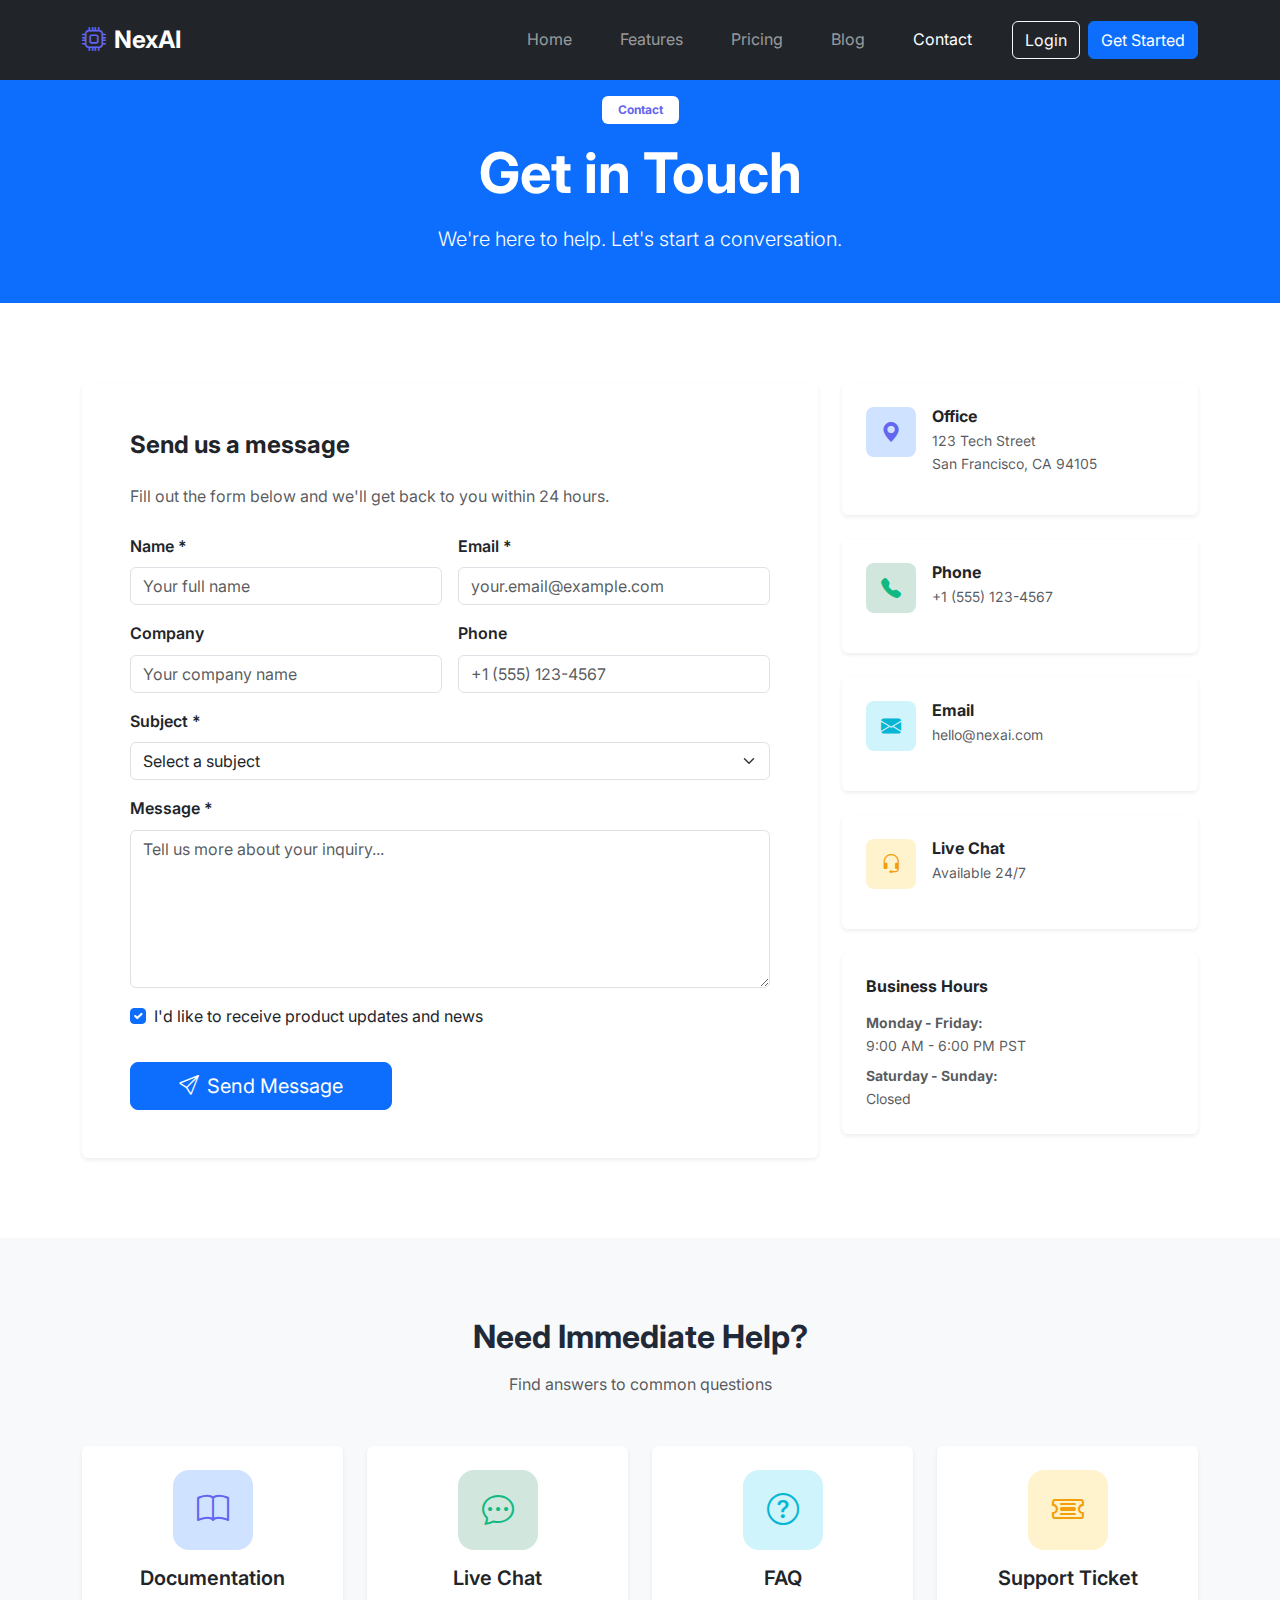
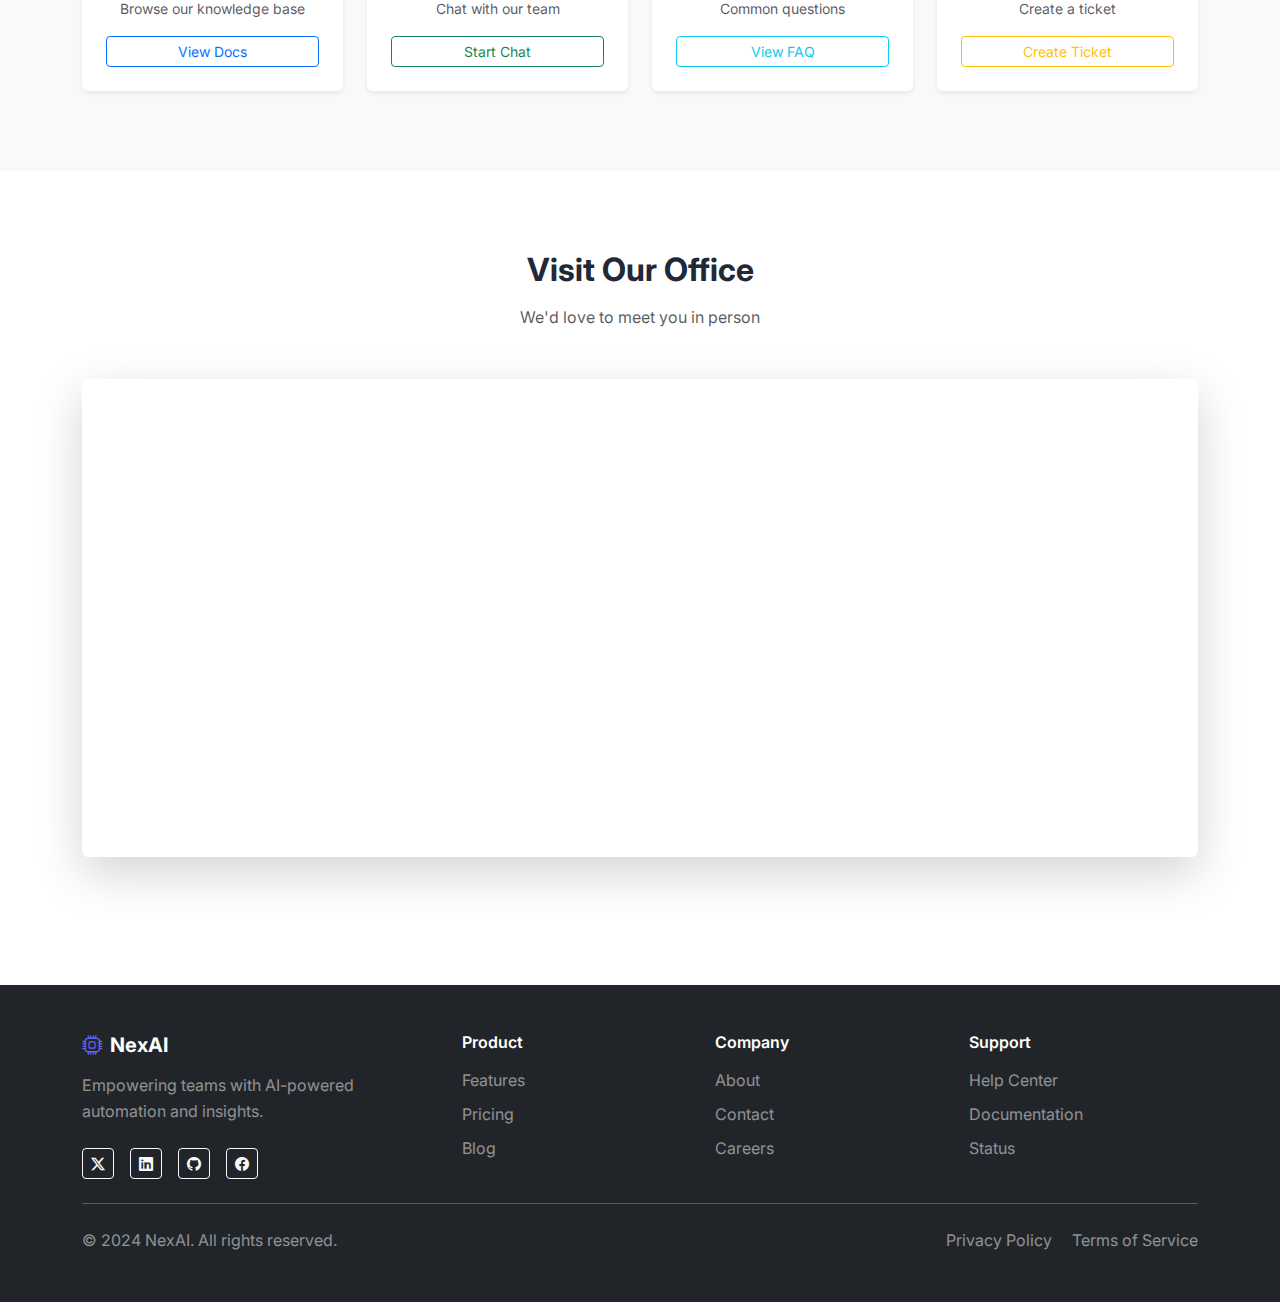
<file: contact.html>
<!doctype html>
<html lang="en" data-bs-theme="light">
  <head>
    <meta charset="utf-8">
    <meta name="viewport" content="width=device-width, initial-scale=1">
    <title>Contact Us - NexAI</title>
    
    <!-- Favicon -->
    <link rel="icon" type="image/svg+xml" href="favicon.svg">
    <link rel="alternate icon" href="favicon.svg">
    <link rel="preconnect" href="https://fonts.googleapis.com">
    <link rel="preconnect" href="https://fonts.gstatic.com" crossorigin>
    <link href="https://fonts.googleapis.com/css2?family=Inter:wght@300;400;500;600;700;800;900&display=swap" rel="stylesheet">
    <link href="https://cdn.jsdelivr.net/npm/bootstrap@5.3.3/dist/css/bootstrap.min.css" rel="stylesheet">
    <link href="https://cdn.jsdelivr.net/npm/bootstrap-icons@1.11.3/font/bootstrap-icons.css" rel="stylesheet">
    <link rel="stylesheet" href="assets/css/styles.css">
  </head>
  <body>
    <!-- Navbar -->
    <nav id="mainNav" class="navbar navbar-expand-lg navbar-dark bg-dark fixed-top py-3">
      <div class="container">
        <a class="navbar-brand d-flex align-items-center fw-bold" href="index.html">
          <i class="bi bi-cpu me-2 text-primary"></i>
          <span>NexAI</span>
        </a>
        <button class="navbar-toggler" type="button" data-bs-toggle="collapse" data-bs-target="#navContent">
          <span class="navbar-toggler-icon"></span>
        </button>
        <div class="collapse navbar-collapse" id="navContent">
          <ul class="navbar-nav ms-auto mb-2 mb-lg-0">
            <li class="nav-item"><a class="nav-link" href="index.html">Home</a></li>
            <li class="nav-item"><a class="nav-link" href="index.html#features">Features</a></li>
            <li class="nav-item"><a class="nav-link" href="index.html#pricing">Pricing</a></li>
            <li class="nav-item"><a class="nav-link" href="blog.html">Blog</a></li>
            <li class="nav-item"><a class="nav-link active" href="contact.html">Contact</a></li>
          </ul>
          <div class="d-flex gap-2 ms-lg-3">
            <a href="login.html" class="btn btn-outline-light">Login</a>
            <a href="register.html" class="btn btn-primary">Get Started</a>
          </div>
        </div>
      </div>
    </nav>

    <!-- Hero Section -->
    <section class="py-5 mt-5 bg-primary text-white">
      <div class="container">
        <div class="text-center" data-aos="fade-up">
          <span class="badge bg-white text-primary mb-3 px-3 py-2">Contact</span>
          <h1 class="display-4 fw-bold mb-3">Get in Touch</h1>
          <p class="lead mb-0">We're here to help. Let's start a conversation.</p>
        </div>
      </div>
    </section>

    <!-- Contact Section -->
    <section class="py-6">
      <div class="container">
        <div class="row g-4">
          <div class="col-lg-8">
            <div class="card border-0 shadow-sm" data-aos="fade-right">
              <div class="card-body p-4 p-md-5">
                <h4 class="fw-bold mb-4">Send us a message</h4>
                <p class="text-muted mb-4">Fill out the form below and we'll get back to you within 24 hours.</p>
                <form id="contactForm">
                  <div class="row g-3">
                    <div class="col-md-6">
                      <label class="form-label fw-semibold">Name *</label>
                      <input type="text" class="form-control" placeholder="Your full name" required>
                    </div>
                    <div class="col-md-6">
                      <label class="form-label fw-semibold">Email *</label>
                      <input type="email" class="form-control" placeholder="your.email@example.com" required>
                    </div>
                    <div class="col-md-6">
                      <label class="form-label fw-semibold">Company</label>
                      <input type="text" class="form-control" placeholder="Your company name">
                    </div>
                    <div class="col-md-6">
                      <label class="form-label fw-semibold">Phone</label>
                      <input type="tel" class="form-control" placeholder="+1 (555) 123-4567">
                    </div>
                    <div class="col-12">
                      <label class="form-label fw-semibold">Subject *</label>
                      <select class="form-select" required>
                        <option value="">Select a subject</option>
                        <option>General Inquiry</option>
                        <option>Sales & Pricing</option>
                        <option>Technical Support</option>
                        <option>Partnership Opportunities</option>
                        <option>Press & Media</option>
                      </select>
                    </div>
                    <div class="col-12">
                      <label class="form-label fw-semibold">Message *</label>
                      <textarea class="form-control" rows="6" placeholder="Tell us more about your inquiry..." required></textarea>
                    </div>
                    <div class="col-12">
                      <div class="form-check mb-3">
                        <input class="form-check-input" type="checkbox" id="newsletter" checked>
                        <label class="form-check-label" for="newsletter">
                          I'd like to receive product updates and news
                        </label>
                      </div>
                    </div>
                    <div class="col-12">
                      <button type="submit" class="btn btn-primary px-5 py-2 btn-lg">
                        <i class="bi bi-send me-2"></i>Send Message
                      </button>
                    </div>
                  </div>
                </form>
              </div>
            </div>
          </div>

          <div class="col-lg-4">
            <div data-aos="fade-left">
              <div class="card border-0 shadow-sm mb-4">
                <div class="card-body p-4">
                  <div class="d-flex align-items-start mb-3">
                    <div class="icon-wrapper bg-primary-subtle text-primary">
                      <i class="bi bi-geo-alt-fill"></i>
                    </div>
                    <div class="ms-3">
                      <h6 class="fw-bold mb-1">Office</h6>
                      <p class="text-muted mb-0 small">123 Tech Street<br>San Francisco, CA 94105</p>
                    </div>
                  </div>
                </div>
              </div>

              <div class="card border-0 shadow-sm mb-4">
                <div class="card-body p-4">
                  <div class="d-flex align-items-start mb-3">
                    <div class="icon-wrapper bg-success-subtle text-success">
                      <i class="bi bi-telephone-fill"></i>
                    </div>
                    <div class="ms-3">
                      <h6 class="fw-bold mb-1">Phone</h6>
                      <p class="text-muted mb-0 small">+1 (555) 123-4567</p>
                    </div>
                  </div>
                </div>
              </div>

              <div class="card border-0 shadow-sm mb-4">
                <div class="card-body p-4">
                  <div class="d-flex align-items-start mb-3">
                    <div class="icon-wrapper bg-info-subtle text-info">
                      <i class="bi bi-envelope-fill"></i>
                    </div>
                    <div class="ms-3">
                      <h6 class="fw-bold mb-1">Email</h6>
                      <p class="text-muted mb-0 small">hello@nexai.com</p>
                    </div>
                  </div>
                </div>
              </div>

              <div class="card border-0 shadow-sm mb-4">
              <div class="card-body p-4">
                  <div class="d-flex align-items-start mb-3">
                    <div class="icon-wrapper bg-warning-subtle text-warning">
                      <i class="bi bi-headset"></i>
                    </div>
                    <div class="ms-3">
                      <h6 class="fw-bold mb-1">Live Chat</h6>
                      <p class="text-muted mb-0 small">Available 24/7</p>
                    </div>
                  </div>
                </div>
              </div>

              <div class="card border-0 shadow-sm">
                <div class="card-body p-4">
                  <h6 class="fw-bold mb-3">Business Hours</h6>
                  <div class="small text-muted">
                    <p class="mb-2"><strong>Monday - Friday:</strong><br>9:00 AM - 6:00 PM PST</p>
                    <p class="mb-0"><strong>Saturday - Sunday:</strong><br>Closed</p>
                  </div>
                </div>
              </div>
            </div>
          </div>
        </div>
      </div>
    </section>

    <!-- Quick Help Section -->
    <section class="py-6 bg-light">
      <div class="container">
        <div class="text-center mb-5" data-aos="fade-up">
          <h2 class="fw-bold mb-3">Need Immediate Help?</h2>
          <p class="text-muted">Find answers to common questions</p>
        </div>
        <div class="row g-4">
          <div class="col-md-6 col-lg-3" data-aos="fade-up">
            <div class="card h-100 border-0 shadow-sm text-center p-4">
              <div class="feature-icon bg-primary-subtle text-primary mb-3 mx-auto">
                <i class="bi bi-book"></i>
              </div>
              <h5 class="fw-semibold mb-2">Documentation</h5>
              <p class="text-muted small">Browse our knowledge base</p>
              <a href="#" class="btn btn-sm btn-outline-primary">View Docs</a>
            </div>
          </div>
          <div class="col-md-6 col-lg-3" data-aos="fade-up" data-aos-delay="50">
            <div class="card h-100 border-0 shadow-sm text-center p-4">
              <div class="feature-icon bg-success-subtle text-success mb-3 mx-auto">
                <i class="bi bi-chat-dots"></i>
              </div>
              <h5 class="fw-semibold mb-2">Live Chat</h5>
              <p class="text-muted small">Chat with our team</p>
              <a href="#" class="btn btn-sm btn-outline-success">Start Chat</a>
            </div>
          </div>
          <div class="col-md-6 col-lg-3" data-aos="fade-up" data-aos-delay="100">
            <div class="card h-100 border-0 shadow-sm text-center p-4">
              <div class="feature-icon bg-info-subtle text-info mb-3 mx-auto">
                <i class="bi bi-question-circle"></i>
              </div>
              <h5 class="fw-semibold mb-2">FAQ</h5>
              <p class="text-muted small">Common questions</p>
              <a href="index.html#faq" class="btn btn-sm btn-outline-info">View FAQ</a>
            </div>
          </div>
          <div class="col-md-6 col-lg-3" data-aos="fade-up" data-aos-delay="150">
            <div class="card h-100 border-0 shadow-sm text-center p-4">
              <div class="feature-icon bg-warning-subtle text-warning mb-3 mx-auto">
                <i class="bi bi-ticket-detailed"></i>
              </div>
              <h5 class="fw-semibold mb-2">Support Ticket</h5>
              <p class="text-muted small">Create a ticket</p>
              <a href="#" class="btn btn-sm btn-outline-warning">Create Ticket</a>
            </div>
          </div>
        </div>
      </div>
    </section>

    <!-- Map Section -->
    <section class="py-6">
      <div class="container" data-aos="fade-up">
        <div class="text-center mb-5">
          <h2 class="fw-bold mb-3">Visit Our Office</h2>
          <p class="text-muted">We'd love to meet you in person</p>
        </div>
        <div class="card border-0 shadow-lg">
          <div class="card-body p-0">
            <div class="ratio ratio-21x9">
              <iframe src="https://www.google.com/maps/embed?pb=!1m18!1m12!1m3!1d3024.273497047387!2d-122.41941568459406!3d37.77492927975902!2m3!1f0!2f0!3f0!3m2!1i1024!2i768!4f13.1!3m3!1m2!1s0x8085809c6c8f4459%3A0xb10ed6d9b5050fa5!2sTwitter%20HQ!5e0!3m2!1sen!2sus!4v1234567890" style="border:0;" allowfullscreen="" loading="lazy" referrerpolicy="no-referrer-when-downgrade"></iframe>
            </div>
          </div>
        </div>
      </div>
    </section>

    <!-- Footer -->
    <footer class="py-5 bg-dark text-white mt-5">
      <div class="container">
        <div class="row g-4">
          <div class="col-lg-4">
            <h5 class="fw-bold mb-3"><i class="bi bi-cpu me-2 text-primary"></i>NexAI</h5>
            <p class="text-white-50">Empowering teams with AI-powered automation and insights.</p>
            <div class="d-flex gap-3 mt-4">
              <a href="#" class="btn btn-outline-light btn-sm"><i class="bi bi-twitter-x"></i></a>
              <a href="#" class="btn btn-outline-light btn-sm"><i class="bi bi-linkedin"></i></a>
              <a href="#" class="btn btn-outline-light btn-sm"><i class="bi bi-github"></i></a>
              <a href="#" class="btn btn-outline-light btn-sm"><i class="bi bi-facebook"></i></a>
            </div>
          </div>
          <div class="col-lg-8">
            <div class="row">
              <div class="col-md-4">
                <h6 class="fw-semibold mb-3">Product</h6>
                <ul class="list-unstyled">
                  <li class="mb-2"><a href="index.html#features" class="text-white-50 text-decoration-none">Features</a></li>
                  <li class="mb-2"><a href="index.html#pricing" class="text-white-50 text-decoration-none">Pricing</a></li>
                  <li><a href="blog.html" class="text-white-50 text-decoration-none">Blog</a></li>
                </ul>
              </div>
              <div class="col-md-4">
                <h6 class="fw-semibold mb-3">Company</h6>
                <ul class="list-unstyled">
                  <li class="mb-2"><a href="about.html" class="text-white-50 text-decoration-none">About</a></li>
                  <li class="mb-2"><a href="contact.html" class="text-white-50 text-decoration-none">Contact</a></li>
                  <li><a href="#" class="text-white-50 text-decoration-none">Careers</a></li>
                </ul>
              </div>
              <div class="col-md-4">
                <h6 class="fw-semibold mb-3">Support</h6>
                <ul class="list-unstyled">
                  <li class="mb-2"><a href="#" class="text-white-50 text-decoration-none">Help Center</a></li>
                  <li class="mb-2"><a href="#" class="text-white-50 text-decoration-none">Documentation</a></li>
                  <li><a href="#" class="text-white-50 text-decoration-none">Status</a></li>
                </ul>
              </div>
            </div>
          </div>
        </div>
        <hr class="my-4 bg-white-50">
        <div class="d-flex flex-column flex-md-row justify-content-between align-items-center">
          <p class="text-white-50 mb-0">© 2024 NexAI. All rights reserved.</p>
          <div class="mt-3 mt-md-0">
            <a href="#" class="text-white-50 text-decoration-none me-3">Privacy Policy</a>
            <a href="#" class="text-white-50 text-decoration-none">Terms of Service</a>
          </div>
        </div>
      </div>
    </footer>

    <script src="https://cdn.jsdelivr.net/npm/bootstrap@5.3.3/dist/js/bootstrap.bundle.min.js"></script>
    <script src="https://unpkg.com/aos@2.3.1/dist/aos.js"></script>
    <script src="assets/js/main.js"></script>
    <script>
      AOS.init();
      document.getElementById('contactForm').addEventListener('submit', function(e) {
            e.preventDefault();
        const btn = this.querySelector('button[type="submit"]');
        btn.innerHTML = '<span class="spinner-border spinner-border-sm me-2"></span>Sending...';
        btn.disabled = true;
        
        setTimeout(() => {
          btn.innerHTML = '<i class="bi bi-check-circle me-2"></i>Message Sent!';
          btn.classList.remove('btn-primary');
          btn.classList.add('btn-success');
          this.reset();
        }, 1500);
      });
    </script>
    <style>
      .icon-wrapper {
        width: 50px;
        height: 50px;
        border-radius: 0.5rem;
        display: flex;
        align-items: center;
        justify-content: center;
        font-size: 1.25rem;
      }
    </style>
  </body>
  </html>
</file>
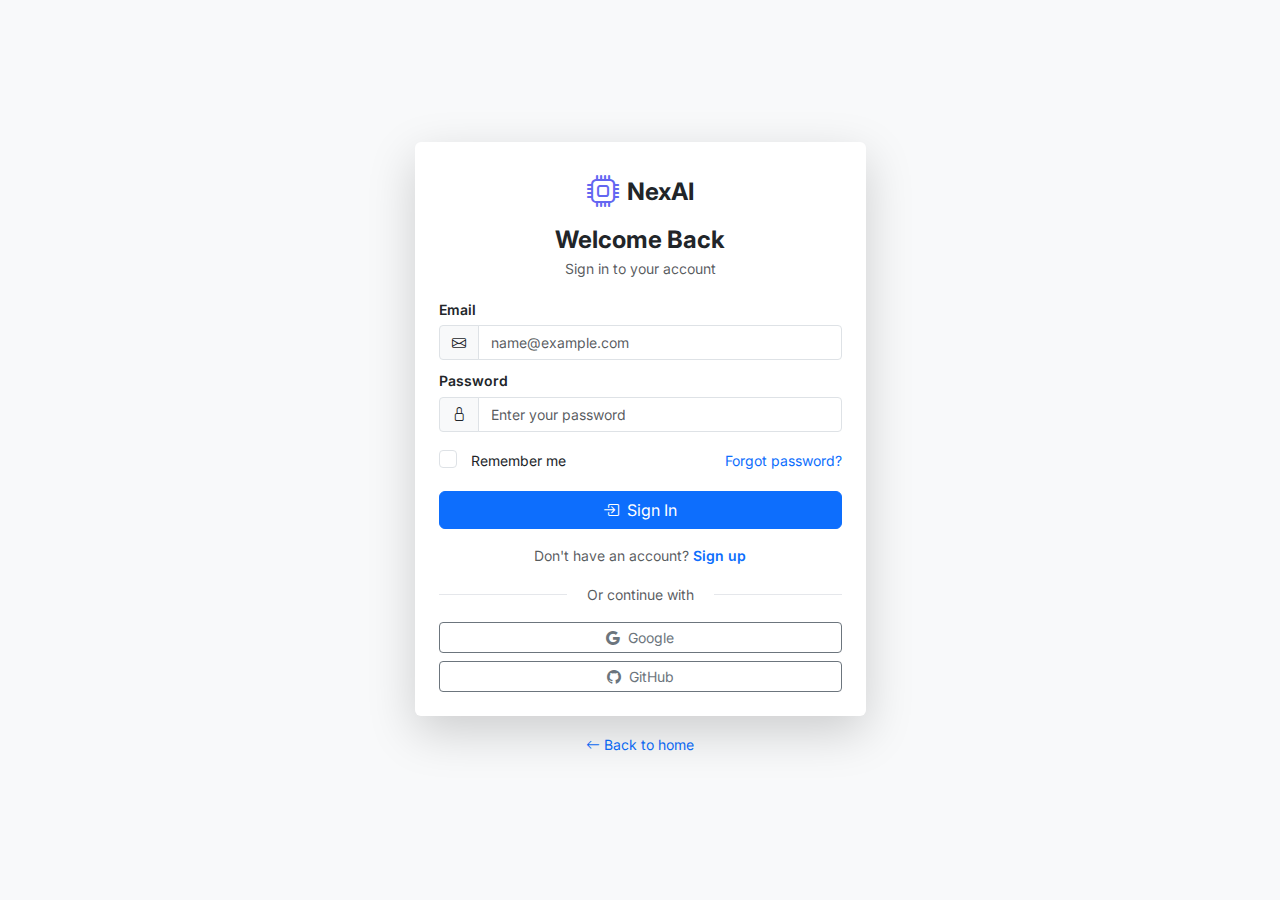
<file: login.html>
<!doctype html>
<html lang="en" data-bs-theme="light">
  <head>
    <meta charset="utf-8">
    <meta name="viewport" content="width=device-width, initial-scale=1">
    <title>Login - NexAI</title>
    
    <!-- Favicon -->
    <link rel="icon" type="image/svg+xml" href="favicon.svg">
    <link rel="alternate icon" href="favicon.svg">
    <link rel="preconnect" href="https://fonts.googleapis.com">
    <link rel="preconnect" href="https://fonts.gstatic.com" crossorigin>
    <link href="https://fonts.googleapis.com/css2?family=Inter:wght@300;400;500;600;700;800;900&display=swap" rel="stylesheet">
    <link href="https://cdn.jsdelivr.net/npm/bootstrap@5.3.3/dist/css/bootstrap.min.css" rel="stylesheet">
    <link href="https://cdn.jsdelivr.net/npm/bootstrap-icons@1.11.3/font/bootstrap-icons.css" rel="stylesheet">
    <link rel="stylesheet" href="assets/css/styles.css">
  </head>
  <body class="bg-light">
    <div class="min-vh-100 d-flex align-items-center py-3 py-md-4">
      <div class="container">
        <div class="row justify-content-center">
          <div class="col-md-7 col-lg-5">
            <div class="card border-0 shadow-lg">
              <div class="card-body p-4 p-md-4">
                <div class="text-center mb-3">
                  <a href="index.html" class="navbar-brand d-flex align-items-center justify-content-center mb-2 text-decoration-none">
                    <i class="bi bi-cpu me-2 text-primary fs-2"></i>
                    <span class="fw-bold fs-4">NexAI</span>
                  </a>
                  <h3 class="fw-bold mb-1 fs-4">Welcome Back</h3>
                  <p class="text-muted mb-0 small">Sign in to your account</p>
                </div>

                <form id="loginForm">
                  <div class="mb-2">
                    <label class="form-label small fw-semibold mb-1">Email</label>
                    <div class="input-group input-group-sm">
                      <span class="input-group-text bg-light"><i class="bi bi-envelope"></i></span>
                      <input type="email" class="form-control" placeholder="name@example.com" required>
                    </div>
                  </div>

                  <div class="mb-3">
                    <label class="form-label small fw-semibold mb-1">Password</label>
                    <div class="input-group input-group-sm">
                      <span class="input-group-text bg-light"><i class="bi bi-lock"></i></span>
                      <input type="password" class="form-control" placeholder="Enter your password" required>
                    </div>
                  </div>

                  <div class="d-flex justify-content-between align-items-center mb-3">
                    <div class="form-check form-check-sm">
                      <input class="form-check-input" type="checkbox" id="remember">
                      <label class="form-check-label small" for="remember">Remember me</label>
                    </div>
                    <a href="#" class="text-decoration-none small">Forgot password?</a>
                  </div>

                  <button type="submit" class="btn btn-primary w-100 mb-3">
                    <i class="bi bi-box-arrow-in-right me-2"></i>Sign In
                  </button>

                  <div class="text-center mb-3">
                    <p class="mb-0 small text-muted">Don't have an account? <a href="register.html" class="text-decoration-none fw-semibold">Sign up</a></p>
                  </div>
                </form>

                <div class="divider my-3">
                  <span class="text-muted small">Or continue with</span>
                </div>

                <div class="d-grid gap-2">
                  <button class="btn btn-outline-secondary btn-sm">
                    <i class="bi bi-google me-2"></i>Google
                  </button>
                  <button class="btn btn-outline-secondary btn-sm mb-0">
                    <i class="bi bi-github me-2"></i>GitHub
                  </button>
                </div>
              </div>
            </div>

            <div class="text-center mt-3">
              <p class="mb-0">
                <a href="index.html" class="text-decoration-none small"><i class="bi bi-arrow-left me-1"></i>Back to home</a>
              </p>
            </div>
          </div>
        </div>
      </div>
    </div>

    <script src="https://cdn.jsdelivr.net/npm/bootstrap@5.3.3/dist/js/bootstrap.bundle.min.js"></script>
    <script src="assets/js/main.js"></script>
    <script>
      document.getElementById('loginForm').addEventListener('submit', function(e) {
        e.preventDefault();
        const btn = this.querySelector('button[type="submit"]');
        btn.innerHTML = '<span class="spinner-border spinner-border-sm me-2"></span>Signing in...';
        btn.disabled = true;
        
        setTimeout(() => {
          btn.innerHTML = '<i class="bi bi-check-circle me-2"></i>Success!';
          btn.classList.remove('btn-primary');
          btn.classList.add('btn-success');
          
          setTimeout(() => {
            window.location.href = 'dashboard.html';
          }, 1000);
        }, 1500);
      });
    </script>
    <style>
      .divider {
        display: flex;
        align-items: center;
        justify-content: center;
        gap: 0.75rem;
      }
      .divider::before,
      .divider::after {
        content: '';
        flex: 1;
        border-bottom: 1px solid #e5e7eb;
      }
      .divider span {
        white-space: nowrap;
        padding: 0 0.5rem;
        background-color: #fff;
      }
      
      /* Compact form styles */
      .input-group-sm .form-control,
      .input-group-sm .input-group-text {
        font-size: 0.875rem;
        padding: 0.375rem 0.75rem;
      }
      
      .form-check-sm .form-check-input {
        width: 1.125rem;
        height: 1.125rem;
        margin-top: 0.125em;
      }
      
      .form-check-sm .form-check-label {
        font-size: 0.875rem;
        padding-left: 0.5rem;
      }
      
      /* Ensure no vertical scrolling on mobile */
      @media (max-height: 667px) {
        body {
          font-size: 0.9rem;
        }
        .card-body {
          padding: 1rem !important;
        }
        .btn {
          padding: 0.5rem;
        }
      }
      
      /* Very small screens */
      @media (max-height: 568px) {
        .mb-3 {
          margin-bottom: 0.75rem !important;
        }
        .mb-2 {
          margin-bottom: 0.5rem !important;
        }
      }
    </style>
  </body>
</html>
</file>
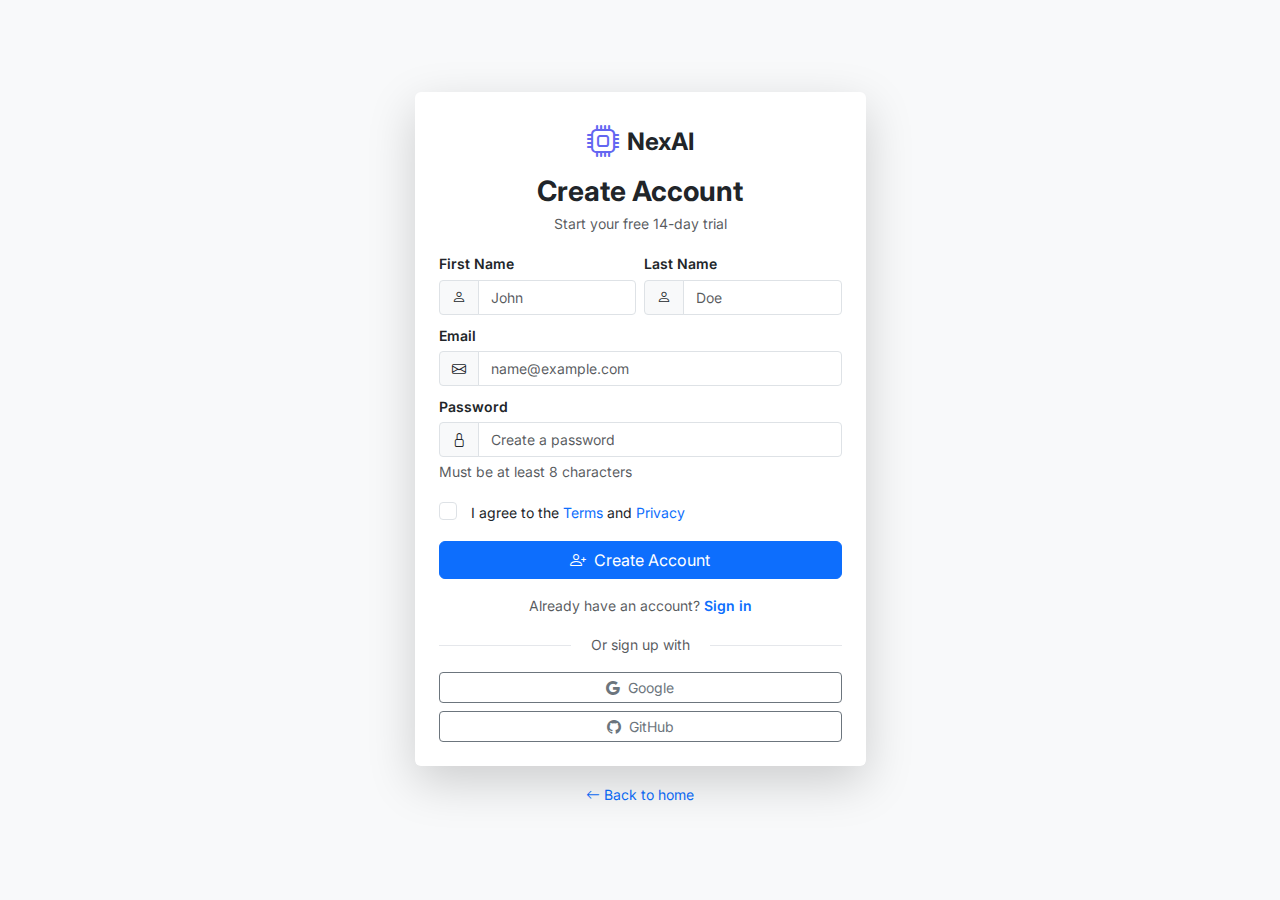
<file: register.html>
<!doctype html>
<html lang="en" data-bs-theme="light">
  <head>
    <meta charset="utf-8">
    <meta name="viewport" content="width=device-width, initial-scale=1">
    <title>Sign Up - NexAI</title>
    
    <!-- Favicon -->
    <link rel="icon" type="image/svg+xml" href="favicon.svg">
    <link rel="alternate icon" href="favicon.svg">
    <link rel="preconnect" href="https://fonts.googleapis.com">
    <link rel="preconnect" href="https://fonts.gstatic.com" crossorigin>
    <link href="https://fonts.googleapis.com/css2?family=Inter:wght@300;400;500;600;700;800;900&display=swap" rel="stylesheet">
    <link href="https://cdn.jsdelivr.net/npm/bootstrap@5.3.3/dist/css/bootstrap.min.css" rel="stylesheet">
    <link href="https://cdn.jsdelivr.net/npm/bootstrap-icons@1.11.3/font/bootstrap-icons.css" rel="stylesheet">
    <link rel="stylesheet" href="assets/css/styles.css">
  </head>
  <body class="bg-light">
    <div class="min-vh-100 d-flex align-items-center py-3 py-md-4">
      <div class="container">
        <div class="row justify-content-center">
          <div class="col-md-7 col-lg-5">
            <div class="card border-0 shadow-lg">
              <div class="card-body p-4 p-md-4">
                <div class="text-center mb-3">
                  <a href="index.html" class="navbar-brand d-flex align-items-center justify-content-center mb-2 text-decoration-none">
                    <i class="bi bi-cpu me-2 text-primary fs-2"></i>
                    <span class="fw-bold fs-4">NexAI</span>
                  </a>
                  <h2 class="fw-bold mb-1 fs-3">Create Account</h2>
                  <p class="text-muted mb-0 small">Start your free 14-day trial</p>
                </div>

                <form id="registerForm">
                  <div class="row g-2 mb-2">
                    <div class="col-md-6">
                      <label class="form-label small fw-semibold mb-1">First Name</label>
                      <div class="input-group input-group-sm">
                        <span class="input-group-text bg-light"><i class="bi bi-person"></i></span>
                        <input type="text" class="form-control" placeholder="John" required>
                      </div>
                    </div>
                    <div class="col-md-6">
                      <label class="form-label small fw-semibold mb-1">Last Name</label>
                      <div class="input-group input-group-sm">
                        <span class="input-group-text bg-light"><i class="bi bi-person"></i></span>
                        <input type="text" class="form-control" placeholder="Doe" required>
                      </div>
                    </div>
                  </div>

                  <div class="mb-2">
                    <label class="form-label small fw-semibold mb-1">Email</label>
                    <div class="input-group input-group-sm">
                      <span class="input-group-text bg-light"><i class="bi bi-envelope"></i></span>
                      <input type="email" class="form-control" placeholder="name@example.com" required>
                    </div>
                  </div>

                  <div class="mb-3">
                    <label class="form-label small fw-semibold mb-1">Password</label>
                    <div class="input-group input-group-sm">
                      <span class="input-group-text bg-light"><i class="bi bi-lock"></i></span>
                      <input type="password" class="form-control" placeholder="Create a password" required>
                    </div>
                    <div class="form-text small">Must be at least 8 characters</div>
                  </div>

                  <div class="form-check form-check-sm mb-3">
                    <input class="form-check-input" type="checkbox" id="terms" required>
                    <label class="form-check-label small" for="terms">
                      I agree to the <a href="#" class="text-decoration-none">Terms</a> and <a href="#" class="text-decoration-none">Privacy</a>
                    </label>
                  </div>

                  <button type="submit" class="btn btn-primary w-100 mb-3">
                    <i class="bi bi-person-plus me-2"></i>Create Account
                  </button>

                  <div class="text-center mb-3">
                    <p class="mb-0 small text-muted">Already have an account? <a href="login.html" class="text-decoration-none fw-semibold">Sign in</a></p>
                  </div>
                </form>

                <div class="divider my-3">
                  <span class="text-muted small">Or sign up with</span>
                </div>

                <div class="d-grid gap-2">
                  <button class="btn btn-outline-secondary btn-sm">
                    <i class="bi bi-google me-2"></i>Google
                  </button>
                  <button class="btn btn-outline-secondary btn-sm mb-0">
                    <i class="bi bi-github me-2"></i>GitHub
                  </button>
                </div>
              </div>
            </div>

            <div class="text-center mt-3">
              <p class="mb-0">
                <a href="index.html" class="text-decoration-none small"><i class="bi bi-arrow-left me-1"></i>Back to home</a>
              </p>
            </div>
          </div>
        </div>
      </div>
    </div>

    <script src="https://cdn.jsdelivr.net/npm/bootstrap@5.3.3/dist/js/bootstrap.bundle.min.js"></script>
    <script src="assets/js/main.js"></script>
    <script>
      document.getElementById('registerForm').addEventListener('submit', function(e) {
        e.preventDefault();
        const btn = this.querySelector('button[type="submit"]');
        btn.innerHTML = '<span class="spinner-border spinner-border-sm me-2"></span>Creating...';
        btn.disabled = true;
        
        setTimeout(() => {
          btn.innerHTML = '<i class="bi bi-check-circle me-2"></i>Success!';
          btn.classList.remove('btn-primary');
          btn.classList.add('btn-success');
          
          setTimeout(() => {
            window.location.href = 'login.html';
          }, 1000);
        }, 1500);
      });
    </script>
    <style>
      .divider {
        display: flex;
        align-items: center;
        justify-content: center;
        gap: 0.75rem;
      }
      .divider::before,
      .divider::after {
        content: '';
        flex: 1;
        border-bottom: 1px solid #e5e7eb;
      }
      .divider span {
        white-space: nowrap;
        padding: 0 0.5rem;
        background-color: #fff;
      }
      
      /* Compact form styles */
      .input-group-sm .form-control,
      .input-group-sm .input-group-text {
        font-size: 0.875rem;
        padding: 0.375rem 0.75rem;
      }
      
      .form-check-sm .form-check-input {
        width: 1.125rem;
        height: 1.125rem;
        margin-top: 0.125em;
      }
      
      .form-check-sm .form-check-label {
        font-size: 0.875rem;
        padding-left: 0.5rem;
      }
      
      /* Ensure no vertical scrolling on mobile */
      @media (max-height: 667px) {
        body {
          font-size: 0.9rem;
        }
        .card-body {
          padding: 1rem !important;
        }
        .btn {
          padding: 0.5rem;
        }
      }
      
      /* Very small screens */
      @media (max-height: 568px) {
        .mb-3 {
          margin-bottom: 0.75rem !important;
        }
        .mb-2 {
          margin-bottom: 0.5rem !important;
        }
      }
    </style>
  </body>
</html>
</file>
<file: assets/css/styles.css>
:root {
  --primary: #6366f1;
  --primary-dark: #4f46e5;
  --secondary: #8b5cf6;
  --success: #10b981;
  --danger: #ef4444;
  --warning: #f59e0b;
  --info: #06b6d4;
  --purple: #a855f7;
}

* {
  margin: 0;
  padding: 0;
  box-sizing: border-box;
}

body {
  font-family: 'Inter', -apple-system, BlinkMacSystemFont, 'Segoe UI', sans-serif;
  line-height: 1.6;
  color: #1f2937;
}

/* Navbar */
.navbar {
  transition: all 0.3s ease;
  backdrop-filter: blur(10px);
}

.navbar.scrolled {
  background: rgba(15, 23, 42, 0.95) !important;
  box-shadow: 0 2px 20px rgba(0, 0, 0, 0.1);
}

.navbar-brand {
  font-size: 1.5rem;
}

.navbar-nav .nav-item {
  margin: 0 0.5rem;
}

.navbar-nav .nav-link {
  padding: 0.5rem 1rem !important;
}

/* Hero Section */
.hero-section {
  margin-top: 60px;
  background: linear-gradient(135deg, #667eea 0%, #764ba2 100%);
  min-height: 100vh;
  position: relative;
  overflow: hidden;
  z-index: 1;
}

/* Hero Badge - Ensure visibility */
.hero-section .badge {
  display: inline-block !important;
  opacity: 1 !important;
  visibility: visible !important;
  position: relative;
  z-index: 10;
  background-color: #ffffff !important;
  color: var(--primary) !important;
  font-weight: 600;
  box-shadow: 0 2px 8px rgba(0, 0, 0, 0.15) !important;
}

.hero-bg {
  position: absolute;
  top: 0;
  left: 0;
  right: 0;
  bottom: 0;
  background: radial-gradient(circle at 20% 50%, rgba(255, 255, 255, 0.1) 0%, transparent 50%),
              radial-gradient(circle at 80% 80%, rgba(255, 255, 255, 0.1) 0%, transparent 50%);
  animation: pulse 15s ease-in-out infinite;
  z-index: 1;
}

@keyframes pulse {
  0%, 100% { opacity: 0.5; }
  50% { opacity: 1; }
}

.hero-image {
  position: relative;
  z-index: 2;
  overflow: visible;
  height: 100%;
}

.hero-card {
  position: relative;
  overflow: hidden;
  border-radius: 1.5rem;
  animation: float 6s ease-in-out infinite;
  z-index: 1;
}

@keyframes float {
  0%, 100% { transform: translateY(0px); }
  50% { transform: translateY(-20px); }
}

.floating-card {
  position: absolute;
  background: rgba(255, 255, 255, 0.95);
  backdrop-filter: blur(10px);
  border-radius: 1rem;
  padding: 1rem;
  text-align: center;
  animation: float 4s ease-in-out infinite;
  z-index: 10;
  max-width: 120px;
}

.floating-card.card-1 {
  top: 10%;
  right: -5%;
  animation-delay: 0s;
}

.floating-card.card-2 {
  bottom: 5%;
  right: -2%;
  animation-delay: 1s;
}

.floating-card.card-3 {
  top: 50%;
  left: -10%;
  transform: translateY(-50%);
  animation-delay: 2s;
}

/* Features */
#features {
  position: relative;
  z-index: 2;
  background: white;
}

.feature-card {
  transition: all 0.3s ease;
  border-radius: 1rem;
}

.feature-card:hover {
  transform: translateY(-10px);
  box-shadow: 0 10px 30px rgba(0, 0, 0, 0.1);
}

.feature-icon {
  width: 80px;
  height: 80px;
  border-radius: 1rem;
  display: flex;
  align-items: center;
  justify-content: center;
  margin: 0 auto;
  font-size: 2rem;
  transition: all 0.3s ease;
}

.feature-card:hover .feature-icon {
  transform: scale(1.1) rotate(5deg);
}

/* Process Steps */
.process-step {
  position: relative;
}

.process-number {
  width: 80px;
  height: 80px;
  border-radius: 50%;
  display: flex;
  align-items: center;
  justify-content: center;
  font-size: 2rem;
  font-weight: bold;
  margin: 0 auto;
  position: relative;
  transition: all 0.3s ease;
}

.process-number::before {
  content: '';
  position: absolute;
  inset: -10px;
  border-radius: 50%;
  border: 3px solid currentColor;
  opacity: 0;
  transition: all 0.3s ease;
}

.process-step:hover .process-number::before {
  opacity: 0.3;
  inset: -15px;
}

/* Use Case Cards */
.use-case-card {
  transition: all 0.3s ease;
  border-radius: 1rem;
}

.use-case-card:hover {
  transform: translateY(-5px);
  box-shadow: 0 10px 30px rgba(0, 0, 0, 0.15);
}

.use-case-icon {
  width: 60px;
  height: 60px;
  border-radius: 0.75rem;
  display: flex;
  align-items: center;
  justify-content: center;
  font-size: 1.5rem;
}

/* Video Section */
.video-container {
  position: relative;
  cursor: pointer;
  overflow: hidden;
  transition: all 0.3s ease;
}

.video-container:hover {
  transform: scale(1.02);
}

.video-container img {
  transition: all 0.3s ease;
}

.video-container:hover img {
  filter: brightness(0.8);
}

.video-play-btn {
  position: absolute;
  top: 50%;
  left: 50%;
  transform: translate(-50%, -50%);
  width: 80px;
  height: 80px;
  border-radius: 50%;
  background: rgba(255, 255, 255, 0.9);
  backdrop-filter: blur(10px);
  border: none;
  display: flex;
  align-items: center;
  justify-content: center;
  font-size: 2rem;
  color: var(--primary);
  transition: all 0.3s ease;
}

.video-play-btn:hover {
  background: white;
  transform: translate(-50%, -50%) scale(1.1);
}

/* Tool Cards */
.tool-card {
  transition: all 0.3s ease;
  border-radius: 1rem;
}

.tool-card:hover {
  transform: translateY(-10px);
  box-shadow: 0 15px 35px rgba(0, 0, 0, 0.1);
}

.tool-icon {
  width: 70px;
  height: 70px;
  border-radius: 1rem;
  display: flex;
  align-items: center;
  justify-content: center;
  font-size: 2rem;
  margin: 0 auto;
  transition: all 0.3s ease;
}

.tool-card:hover .tool-icon {
  transform: scale(1.1) rotate(5deg);
}

/* Pricing Cards */
.pricing-card {
  transition: all 0.3s ease;
  border-radius: 1.5rem;
  overflow: hidden;
}

.pricing-card:hover {
  transform: translateY(-10px);
  box-shadow: 0 20px 40px rgba(0, 0, 0, 0.15);
}

.pricing-card.border-primary {
  border-width: 2px !important;
}

/* Integrations */
.integration-logo {
  transition: all 0.3s ease;
  border-radius: 1rem;
}

.integration-logo:hover {
  transform: scale(1.1);
  background: rgba(0, 0, 0, 0.05);
}

/* Back to Top */
.back-to-top {
  position: fixed;
  bottom: 30px;
  right: 30px;
  width: 50px;
  height: 50px;
  display: flex;
  align-items: center;
  justify-content: center;
  z-index: 1000;
  opacity: 0;
  visibility: hidden;
  transition: all 0.3s ease;
}

.back-to-top.show {
  opacity: 1;
  visibility: visible;
}

/* Animations */
@keyframes fadeInUp {
  from {
    opacity: 0;
    transform: translateY(30px);
  }
  to {
    opacity: 1;
    transform: translateY(0);
  }
}

/* Utility Classes */
.purple-subtle {
  background-color: rgba(168, 85, 247, 0.1);
}

.text-purple {
  color: var(--purple);
}

.bg-primary-subtle {
  background-color: rgba(99, 102, 241, 0.1);
}

.bg-success-subtle {
  background-color: rgba(16, 185, 129, 0.1);
}

.bg-info-subtle {
  background-color: rgba(6, 182, 212, 0.1);
}

.bg-warning-subtle {
  background-color: rgba(245, 158, 11, 0.1);
}

.bg-danger-subtle {
  background-color: rgba(239, 68, 68, 0.1);
}

.bg-purple-subtle {
  background-color: rgba(168, 85, 247, 0.1);
}

.bg-secondary-subtle {
  background-color: rgba(107, 114, 128, 0.1);
}

.text-primary {
  color: var(--primary) !important;
}

.text-success {
  color: var(--success) !important;
}

.text-info {
  color: var(--info) !important;
}

.text-warning {
  color: var(--warning) !important;
}

.text-danger {
  color: var(--danger) !important;
}

.text-purple {
  color: var(--purple) !important;
}

.text-secondary {
  color: #6b7280 !important;
}

.text-white-50 {
  color: rgba(255, 255, 255, 0.5) !important;
}

.bg-white-50 {
  background-color: rgba(255, 255, 255, 0.5) !important;
}

/* Section Padding */
.py-6 {
  padding-top: 5rem;
  padding-bottom: 5rem;
}

/* Modal */
.modal-content {
  border-radius: 1rem;
  border: none;
}

/* Responsive */
@media (max-width: 768px) {
  .display-3 {
    font-size: 2rem;
  }
  
  .display-5 {
    font-size: 1.75rem;
  }
  
  .floating-card {
    display: none;
  }
  
  .hero-section {
    min-height: auto;
    padding: 6rem 0 3rem;
  }
}

/* Smooth Scrolling */
html {
  scroll-behavior: smooth;
}

/* Custom Scrollbar */
::-webkit-scrollbar {
  width: 10px;
}

::-webkit-scrollbar-track {
  background: #f1f1f1;
}

::-webkit-scrollbar-thumb {
  background: var(--primary);
  border-radius: 5px;
}

::-webkit-scrollbar-thumb:hover {
  background: var(--primary-dark);
}

/* Dark Mode Support */
@media (prefers-color-scheme: dark) {
  .navbar-dark {
    background: rgba(15, 23, 42, 0.9) !important;
  }
}

/* Custom Button Styles */
.btn-outline-purple {
  color: var(--purple);
  border-color: var(--purple);
}

.btn-outline-purple:hover {
  background-color: var(--purple);
  border-color: var(--purple);
  color: white;
}

/* Accessibility */
@media (prefers-reduced-motion: reduce) {
  * {
    animation-duration: 0.01ms !important;
    animation-iteration-count: 1 !important;
    transition-duration: 0.01ms !important;
  }
}
</file>
